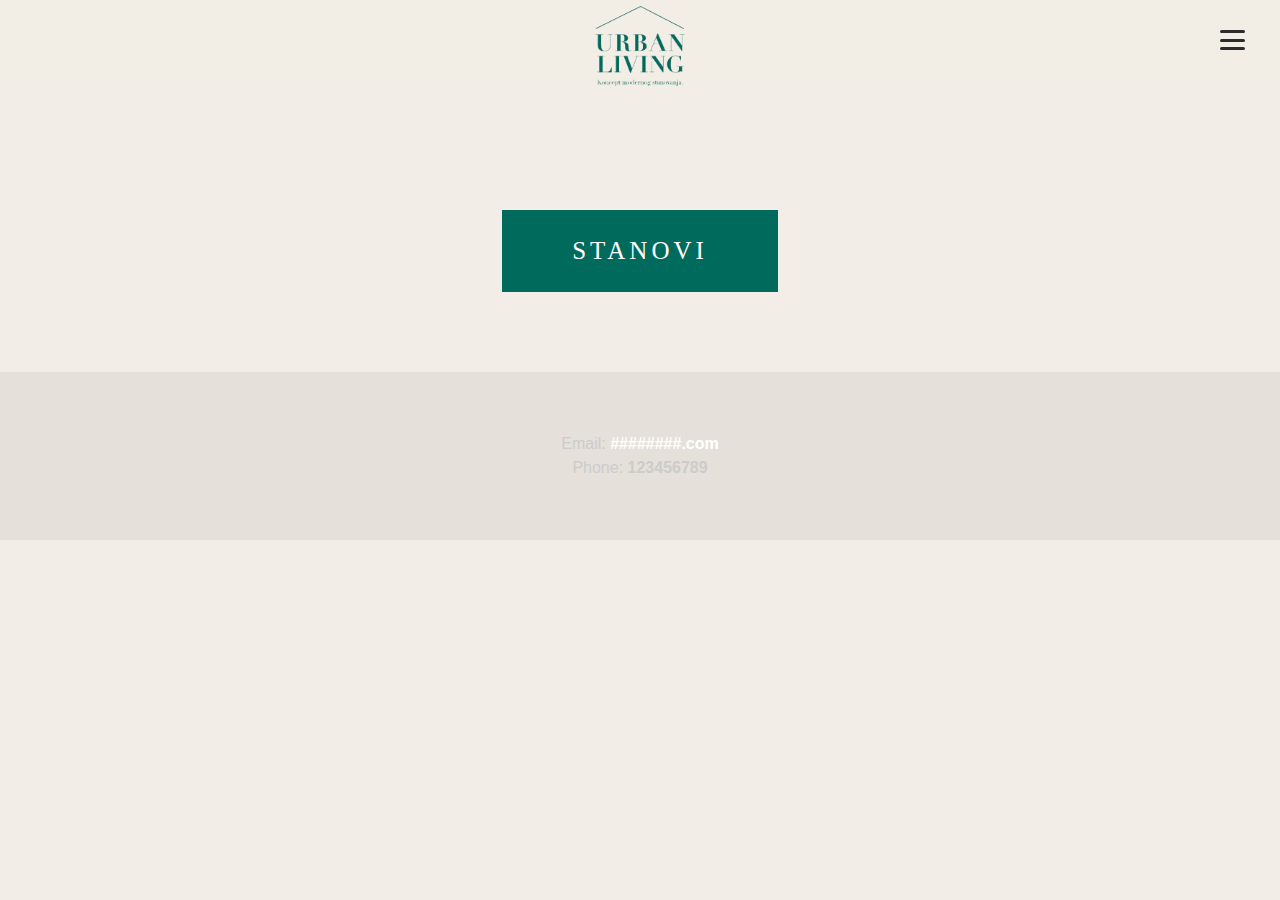
<file: Urban_Living/index.html>
<!DOCTYPE html>
<html lang="en">
<head>
<link href="https://fonts.googleapis.com/css2?family=Quicksand:wght@400;500;600;700&display=swap" rel="stylesheet">
<meta charset="UTF-8">
<meta name="viewport" content="width=device-width, initial-scale=1.0">
<title>Urban Living</title>
<link rel="stylesheet" href="style.css">
</head> 
<body id="top">

<!-- HEADER -->
<header class="header">
  <div class="logo">
    <img src="images/urbanlivinglogo.png" alt="Urban Living Logo">
  </div>

  <!-- Hamburger -->
  <div class="hamburger" id="hamburger">
    <span></span>
    <span></span>
    <span></span>
  </div>
</header>

<!-- OVERLAY MENU -->
<div class="menu-overlay" id="menuOverlay">
  <div class="close-btn" id="closeBtn">&times;</div>

  <a href="#top" class="menu-link">Main</a>
  <a href="#contactInfo" class="menu-link">Contact</a>
  <a href="https://www.instagram.com/pesicparketi" target="_blank" class="menu-link">Instagram</a>
</div>

<!-- OPTIONAL DIM BACKGROUND -->
<div id="menuDim"></div>

<!-- GALLERY SECTION -->
<section class="gallery" id="gallery">
  <!-- Images will be generated via JS -->
</section>

<!-- APARTMENTS BUTTON -->

  <div id="pageWrapper">
    <!-- All your page content here, including header, gallery, and button -->
    <a href="#" class="btn-apartments" id="openFloors">Stanovi</a>
  </div>



  

<!-- CONTACT INFO -->
<section id="contactInfo" class="contact-info">
  <p>Email: <a href="mailto:sales@sunsetresidences.com">########.com</a></p>
  <p>Phone: <strong>123456789</strong></p>
</section>


<div class="modal" id="floorModal">
  <div class="modal-content">
    <span class="close-modal" id="closeModal">&times;</span>
    <ul class="floor-list">
      <li>Prizemlje</li>
      <li>Prvi Sprat</li>
      <li>Drugi Sprat</li>
      <li>Treći Sprat</li>
      <li>Četvrti Sprat</li>
      <li>Peti Sprat</li>
    </ul>
  </div>
</div>


<script src="script.js"></script>
</body>
</html>
</file>
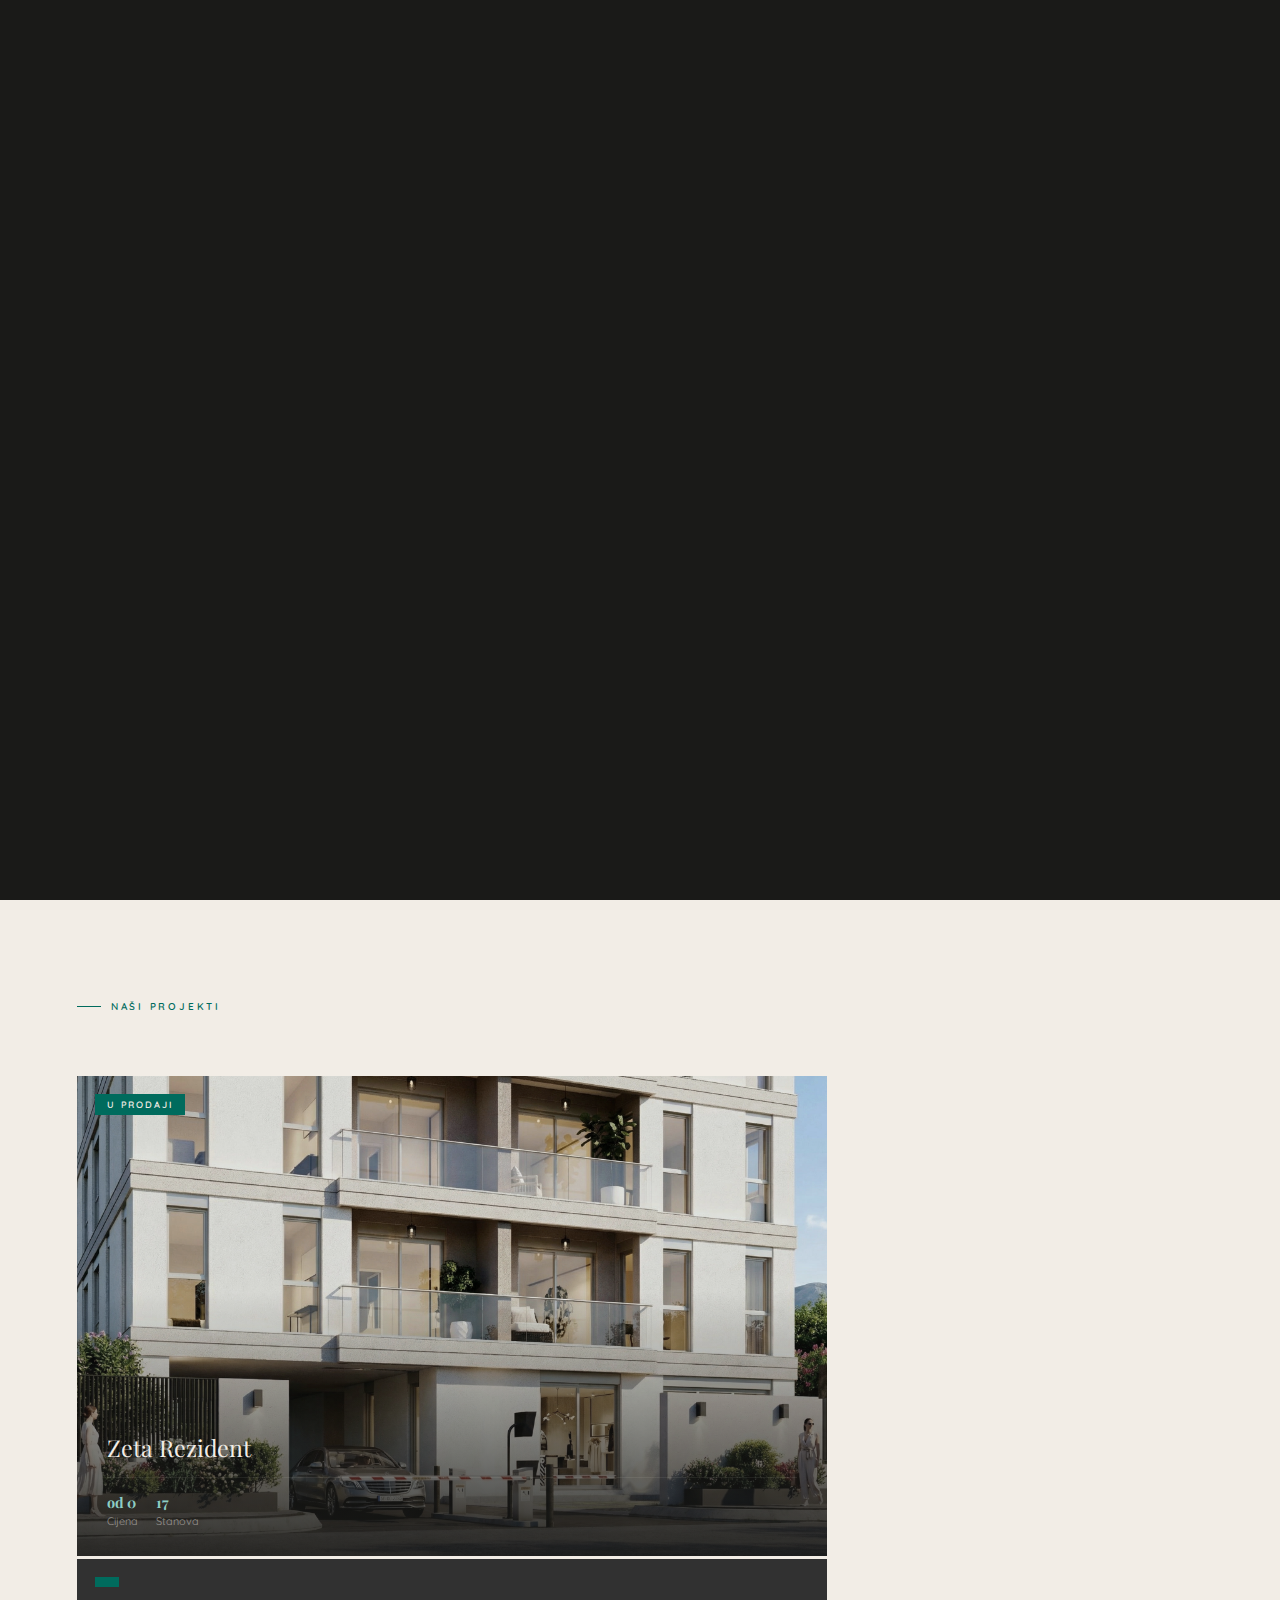
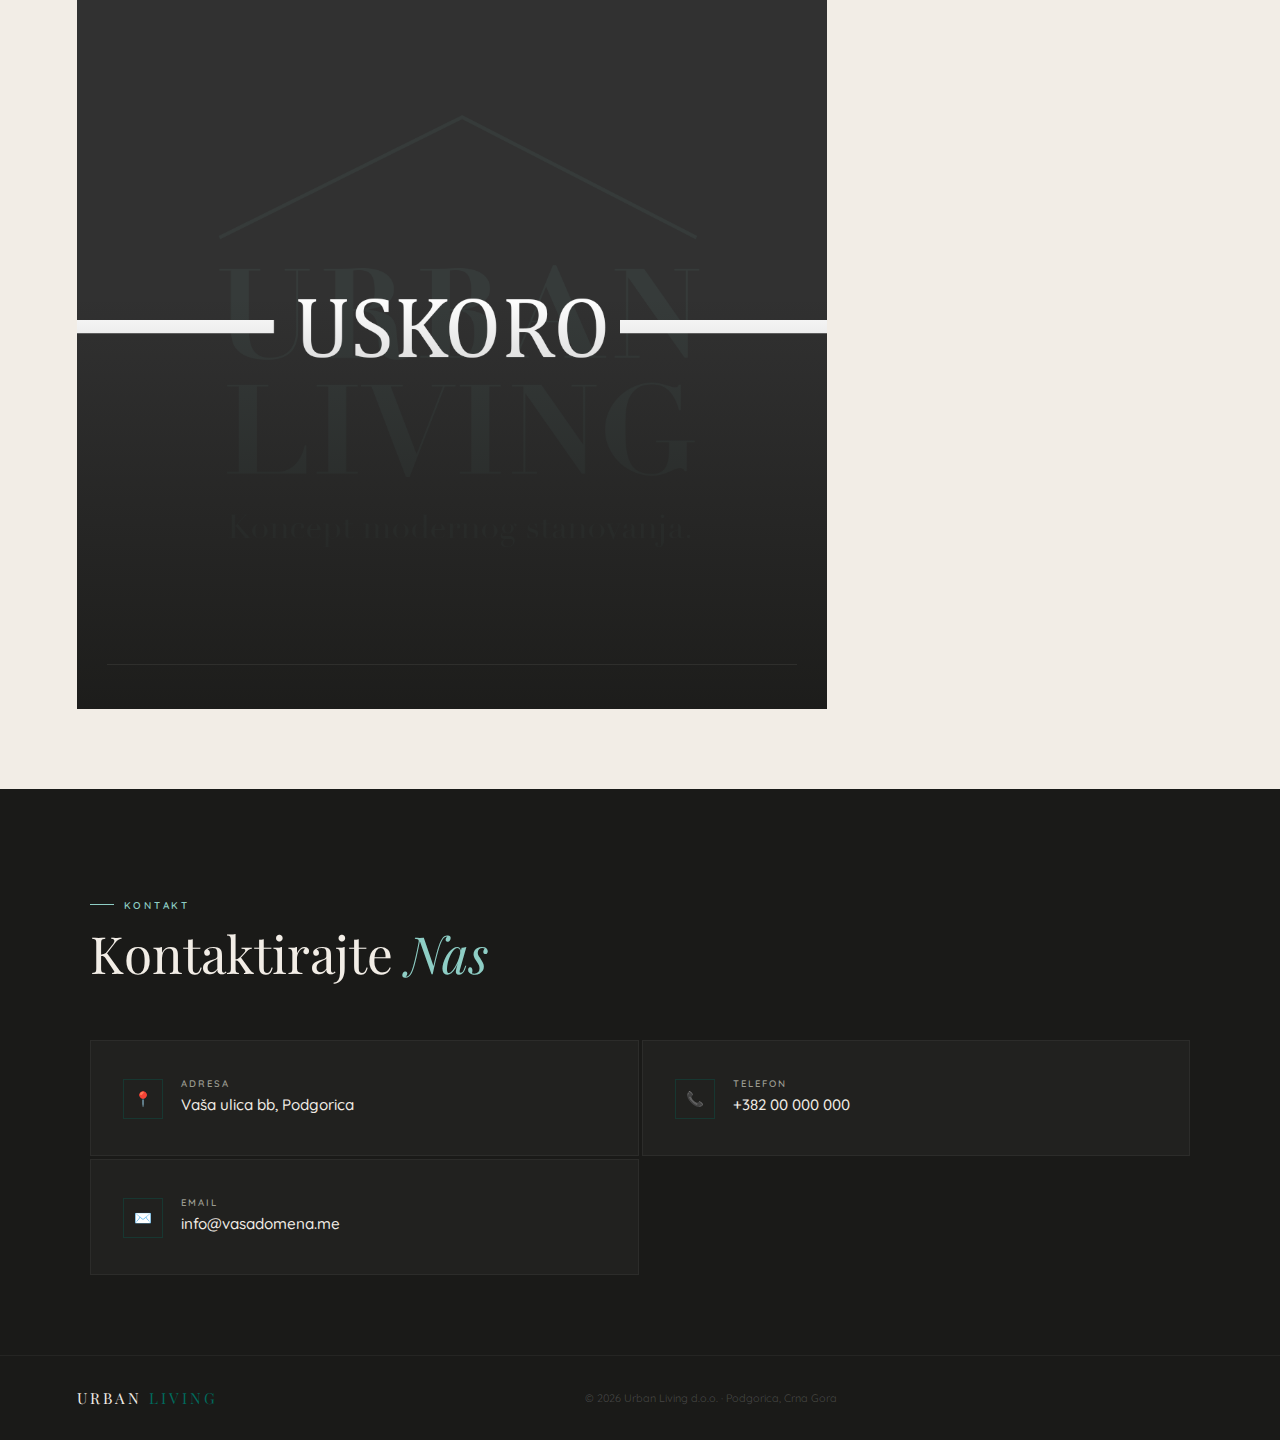
<file: Urban_LivingMain/index.html>
<!DOCTYPE html>
<html lang="en">
<head>
  <meta charset="UTF-8"/>
  <meta name="viewport" content="width=device-width, initial-scale=1.0"/>
  <title>Urban Living — Ekskluzivni Stanovi, Podgorica</title>
  <link href="https://fonts.googleapis.com/css2?family=Playfair+Display:ital,wght@0,400;0,500;0,600;1,400;1,500&family=Quicksand:wght@300;400;500;600&display=swap" rel="stylesheet"/>
  <link rel="stylesheet" href="style.css"/>
</head>
<body>

<!-- CURTAIN -->
<div class="curtain">
  <span class="curtain-text">Urban<span> Living</span></span>
</div>

<!-- NAV -->
<nav id="nav">
  <a href="#hero" class="nav-logo">Urban<span> Living</span></a>
  <!-- VAŠ EMAIL I TELEFON OVDJE -->
  <a href="mailto:info@vasadomena.me" class="nav-contact">info@vasadomena.me &nbsp;·&nbsp; +382 00 000 000</a>
</nav>

<!-- HAMBURGER (mobile) -->
<div class="hamburger" id="hamburger">
  <span></span><span></span><span></span>
</div>
<div class="mob-menu" id="mobMenu">
  <a href="#projects">Projekti</a>
  <a href="#contact">Kontakt</a>
</div>
<div class="mob-dim" id="mobDim"></div>

<!-- ═══════════════════════════════════════
     SLIDE 1 — HERO
     (pozadinska slika se mijenja u style.css -> .hero-bg)
════════════════════════════════════════ -->
<section class="slide" id="hero">
  <div class="hero-bg"></div>
  <div class="hero-content">
    <a href="#projects" class="hero-cta"><span>Pogledajte Stanove</span></a>
  </div>
  <div class="scroll-hint">
    <div class="scroll-arrow"></div>
    <span>Skrolujte</span>
  </div>
</section>

<!-- ═══════════════════════════════════════
     SLIDE 2 — PROJEKTI
     (dodajte/izmijenite kartice projekata ispod)
════════════════════════════════════════ -->
<section class="projects-slide" id="projects">
  <div class="section-head">
    <div>
      <div class="label">Naši Projekti</div>
    </div>
  </div>

  <div class="projects-grid">

    <!-- PROJEKAT 1 (veliki / featured) — klik otvara Zeta Rezident sajt -->
    <a href="Urban_Living/index.html" target="_blank" style="display:contents;">
      <div class="project-card featured">
        <img class="project-img" src="images\Projekat1.jpg" alt="Meridijan Tower"/>
        <div class="project-overlay">
          <span class="project-badge badge-sale">U Prodaji</span>
          <div class="project-name">Zeta Rezident</div>
          <div class="project-meta">
            <div class="pmeta"><strong>od 0</strong>Cijena</div>
            <div class="pmeta"><strong>17</strong>Stanova</div>
          </div>
        </div>
      </div>
    </a>

    <!-- PROJEKAT 2 -->
    <div class="project-card featured">
      <img class="project-img" src="images\Uskoro.png" alt="Meridijan Tower"/>
      <div class="project-overlay">
        <span class="project-badge badge-sale"></span>
        <div class="project-name"></div>
        <div class="project-meta">
          <div class="pmeta"><strong></strong></div>
          <div class="pmeta"><strong></strong></div>
        </div>
      </div>
    </div>

  </div>
</section>

<!-- ═══════════════════════════════════════
     SLIDE 3 — KONTAKT
     (zamijenite placeholder podatke ispod)
════════════════════════════════════════ -->
<section class="contact-slide" id="contact">
  <div class="label">Kontakt</div>
  <h2 class="sec-title">Kontaktirajte <em>Nas</em></h2>

  <div class="contact-info-block">

    <div class="contact-detail">
      <div class="cd-icon">📍</div>
      <div>
        <div class="cd-label">Adresa</div>
        <!-- VAŠA ADRESA OVDJE -->
        <div class="cd-value">Vaša ulica bb, Podgorica</div>
      </div>
    </div>

    <div class="contact-detail">
      <div class="cd-icon">📞</div>
      <div>
        <div class="cd-label">Telefon</div>
        <!-- VAŠ BROJ OVDJE -->
        <div class="cd-value"><a href="tel:+38200000000">+382 00 000 000</a></div>
      </div>
    </div>

    <div class="contact-detail">
      <div class="cd-icon">✉️</div>
      <div>
        <div class="cd-label">Email</div>
        <!-- VAŠ EMAIL OVDJE -->
        <div class="cd-value"><a href="mailto:info@vasadomena.me">info@vasadomena.me</a></div>
      </div>
    </div>

  </div>
</section>

<!-- FOOTER -->
<footer>
  <!-- NAZIV KOMPANIJE OVDJE -->
  <div class="footer-logo">Urban<span> Living</span></div>
  <!-- COPYRIGHT OVDJE -->
  <div class="footer-copy">© 2026 Urban Living d.o.o. · Podgorica, Crna Gora</div>
  <div class="footer-social">
  </div>
</footer>

<script src="script.js"></script>
</body>
</html>
</file>
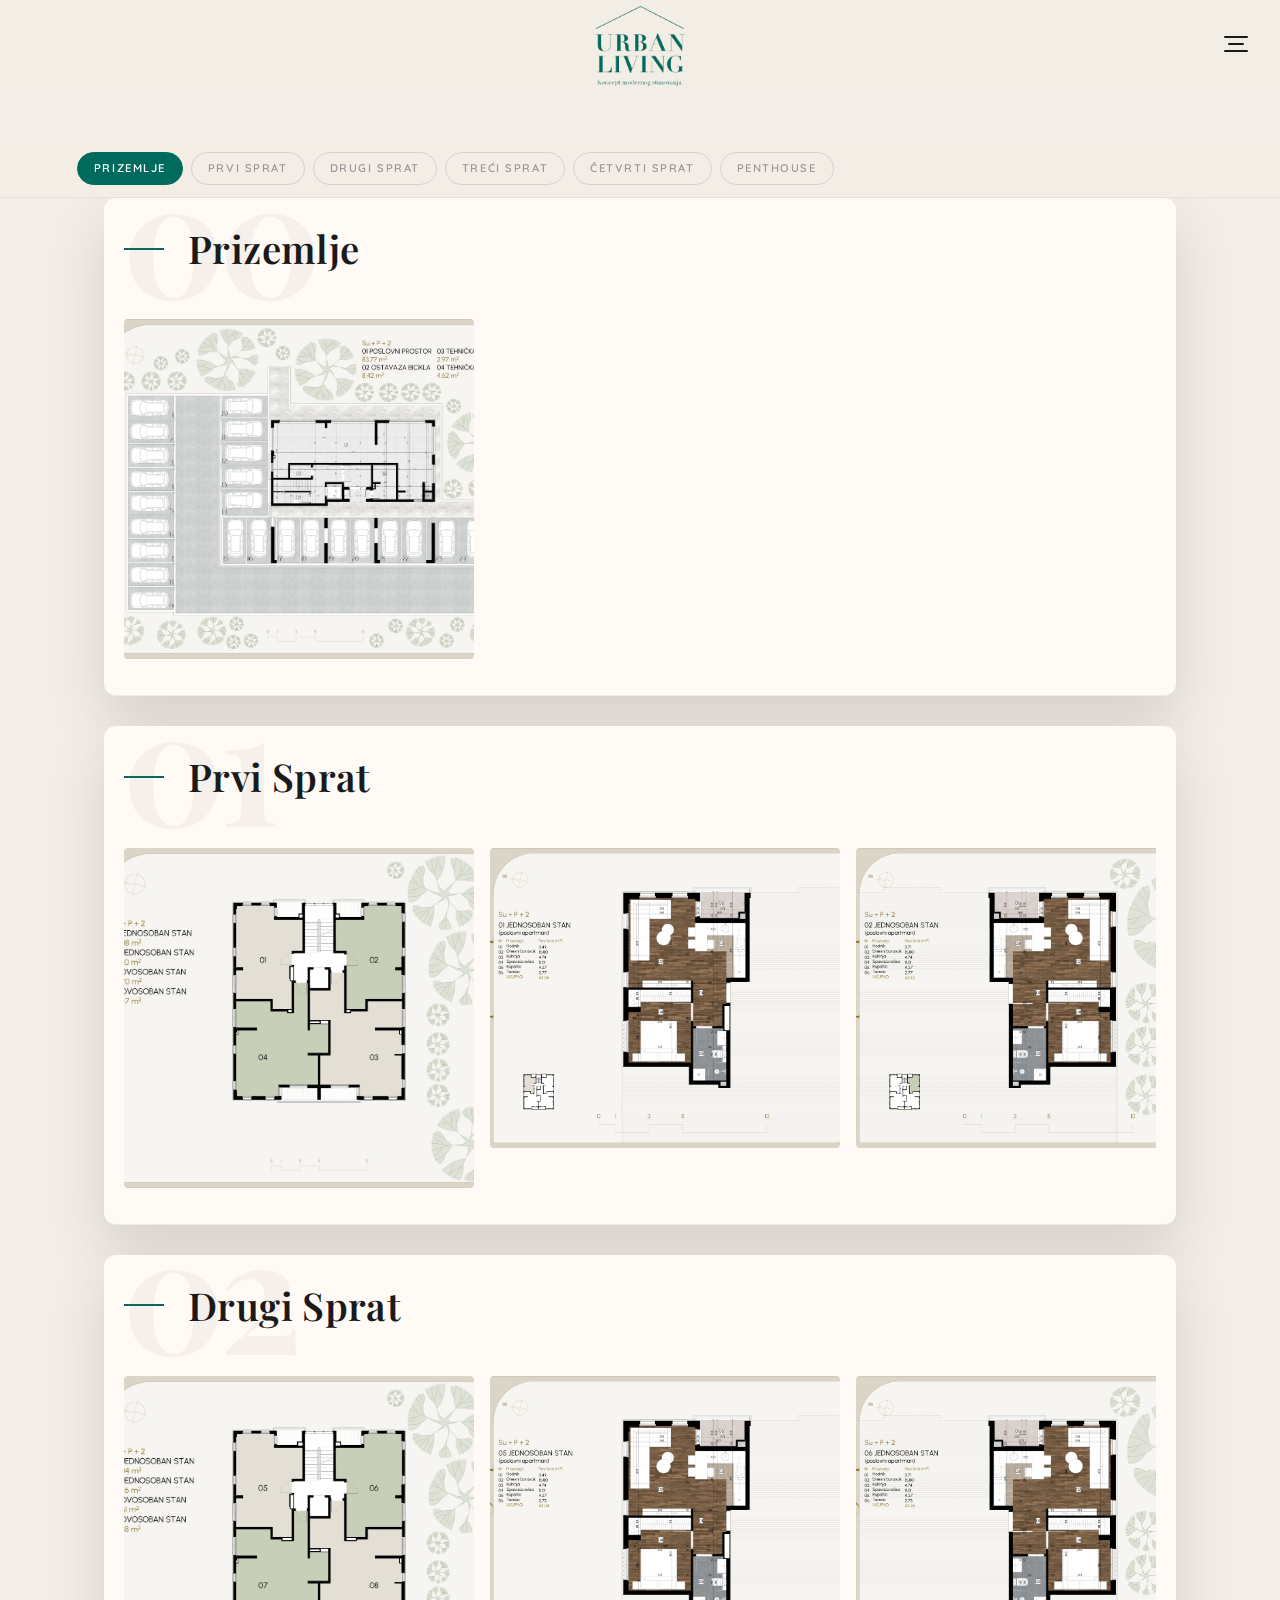
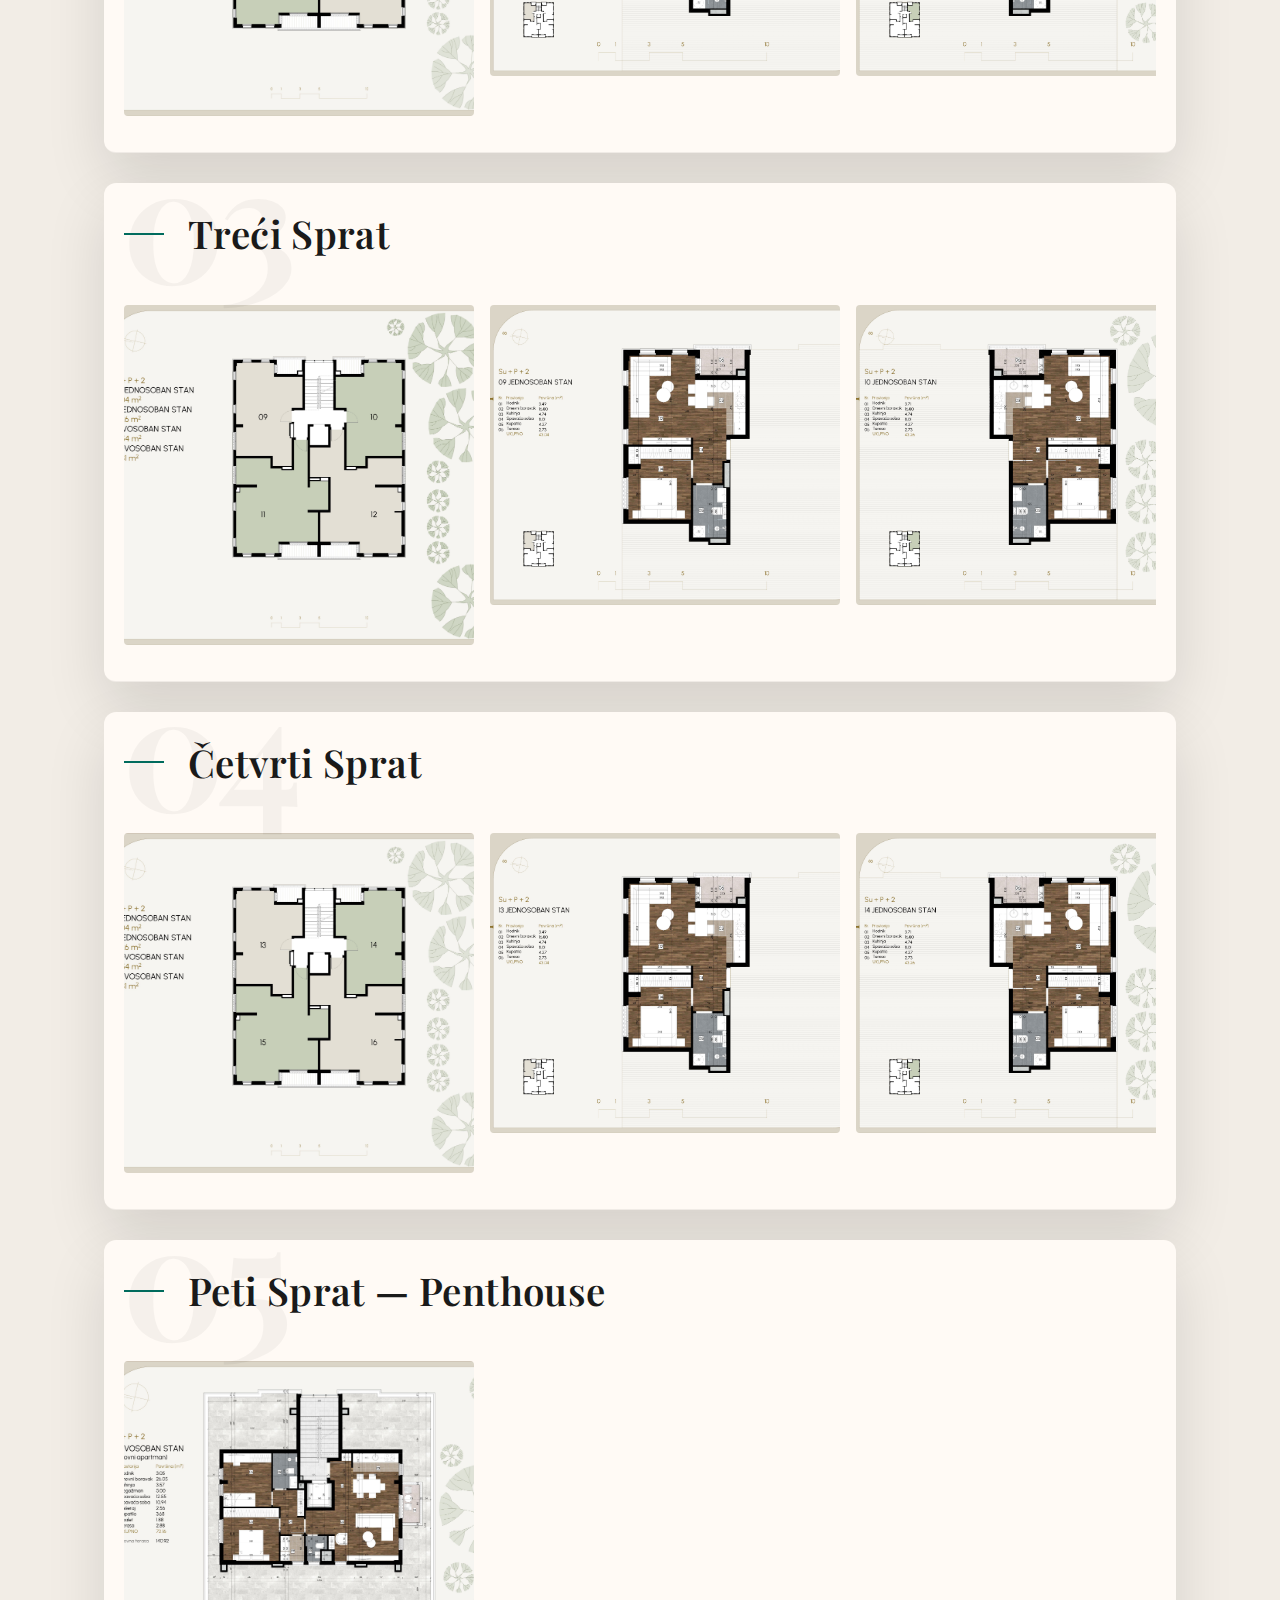
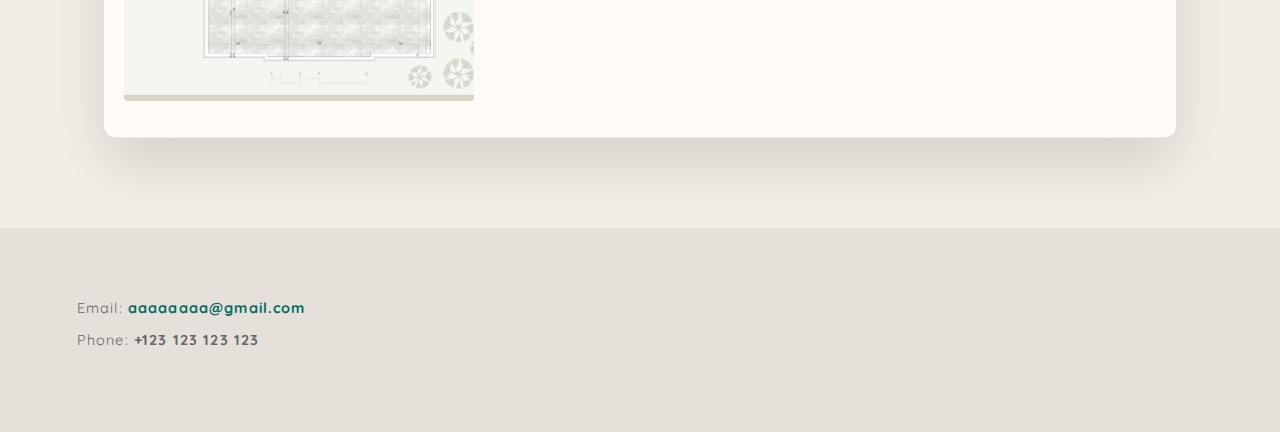
<file: Urban_Living/apartments.html>
<!DOCTYPE html>
<html lang="en">
<head>
  <meta charset="UTF-8">
  <meta name="viewport" content="width=device-width, initial-scale=1.0">
  <title>Stanovi — Urban Living</title>
  <link href="https://fonts.googleapis.com/css2?family=Quicksand:wght@400;500;600;700&family=Playfair+Display:ital,wght@0,500;0,600;0,700;1,500&display=swap" rel="stylesheet">
  <link rel="stylesheet" href="style.css">
  <style>

    :root {
      --green: #006b5d;
      --dark:  #1a1a1a;
      --cream: #f2ede6;
      --muted: #999;
    }

    /* ── HAMBURGER ── */
    .close-btn { display: none !important; }

    .hamburger {
      position: fixed;
      right: 20px; top: 20px;
      width: 48px; height: 48px;
      display: flex;
      flex-direction: column;
      justify-content: center;
      align-items: center;
      gap: 5px;
      cursor: pointer;
      z-index: 99999;
      border-radius: 50%;
      -webkit-tap-highlight-color: transparent;
      transition: background 0.3s ease;
      isolation: isolate;
    }
    .hamburger:hover, .hamburger.active:hover { background: transparent; }

    .hamburger span {
      display: block;
      height: 2px;
      border-radius: 2px;
      background: var(--dark);
      transform-origin: center;
      transition: width .35s cubic-bezier(.76,0,.24,1),
                  transform .45s cubic-bezier(.76,0,.24,1),
                  opacity .3s ease, background .3s ease;
    }
    .hamburger span:nth-child(1) { width: 24px; }
    .hamburger span:nth-child(2) { width: 16px; }
    .hamburger span:nth-child(3) { width: 24px; }
    .hamburger.active span              { background: #fff !important; }
    .hamburger.active span:nth-child(1) { width: 22px; transform: translateY(7px) rotate(45deg); }
    .hamburger.active span:nth-child(2) { width: 0; opacity: 0; }
    .hamburger.active span:nth-child(3) { width: 22px; transform: translateY(-7px) rotate(-45deg); }

    /* ── OVERLAY MENU ── */
    .menu-overlay { background: #141414 !important; padding-top: 90px !important; }
    .menu-overlay::before {
      content: 'Urban Living';
      position: absolute; top: 28px; left: 28px;
      font-family: 'Playfair Display', serif;
      font-size: .65rem; letter-spacing: .28em; text-transform: uppercase;
      color: rgba(255,255,255,.15); pointer-events: none;
    }
    .menu-overlay::after {
      content: ''; position: absolute; top: 0; left: 0;
      width: 2px; height: 0; background: var(--green);
      transition: height .55s cubic-bezier(.22,1,.36,1);
    }
    .menu-overlay.active::after { height: 100%; }

    .menu-overlay .menu-link {
      font-family: 'Quicksand', sans-serif !important;
      font-size: 1.1rem !important; font-weight: 600 !important;
      letter-spacing: .16em !important; text-transform: uppercase !important;
      color: rgba(255,255,255,.6) !important;
      padding: 18px 28px !important; position: relative;
      transition: color .3s ease !important; opacity: 0;
    }
    .menu-overlay .menu-link::after {
      content: ''; position: absolute; bottom: 12px; left: 28px;
      width: 0; height: 1px; background: var(--green); transition: width .35s ease;
    }
    .menu-overlay .menu-link:hover        { color: #fff !important; }
    .menu-overlay .menu-link:hover::after  { width: 28px; }
    .menu-overlay .menu-link.active        { color: #fff !important; }
    .menu-overlay .menu-link.active::after { width: 20px; }

    .menu-overlay.active .menu-link { animation: menuSlideIn .45s ease forwards; }
    .menu-overlay.active .menu-link:nth-child(1) { animation-delay: .05s; }
    .menu-overlay.active .menu-link:nth-child(2) { animation-delay: .12s; }
    .menu-overlay.active .menu-link:nth-child(3) { animation-delay: .19s; }
    .menu-overlay.active .menu-link:nth-child(4) { animation-delay: .26s; }
    @keyframes menuSlideIn {
      from { opacity: 0; transform: translateX(20px); }
      to   { opacity: 1; transform: translateX(0); }
    }
        body#apartments { padding-top: 50px; }

    /* ── FLOOR NAV ── */
    .floor-nav {
      position: sticky; top: 90px; z-index: 100;
      background: rgba(242,237,230,.95);
      backdrop-filter: blur(12px); -webkit-backdrop-filter: blur(12px);
      padding: 12px 6%; display: flex; gap: 8px;
      overflow-x: auto; scrollbar-width: none;
      border-bottom: 1px solid rgba(0,0,0,.06);
      margin-top: 90px; /* push below fixed header */
      animation: fadeUp .8s .15s ease both;
    }
    .floor-nav::-webkit-scrollbar { display: none; }
    .floor-nav a {
      -webkit-tap-highlight-color: transparent;
      flex: 0 0 auto; font-family: 'Quicksand', sans-serif;
      font-size: .7rem; font-weight: 600; letter-spacing: .14em;
      text-transform: uppercase; text-decoration: none;
      color: var(--muted); padding: 7px 16px;
      border: 1px solid rgba(0,0,0,.12); border-radius: 100px;
      transition: all .3s ease; white-space: nowrap;
    }
    .floor-nav a:hover, .floor-nav a.active {
      background: var(--green); border-color: var(--green); color: #fff;
    }

    /* ── FLOOR SECTIONS ── */
    .apartments-page { padding-top: 0 !important; }

    .floor {
      padding: 70px 6% 60px;
      border-bottom: 1px solid rgba(0,0,0,.06);
      position: relative;
      animation: fadeUp .7s ease both;
    }
    .floor:nth-child(1) { animation-delay: .1s; }
    .floor:nth-child(2) { animation-delay: .2s; }
    .floor:nth-child(3) { animation-delay: .3s; }
    .floor:nth-child(4) { animation-delay: .4s; }
    .floor:nth-child(5) { animation-delay: .5s; }
    .floor:nth-child(6) { animation-delay: .6s; }

    @keyframes fadeUp {
      from { opacity: 0; transform: translateY(20px); }
      to   { opacity: 1; transform: translateY(0); }
    }

    /* ── FLOOR HEADER ── */
    .floor-header { position: relative; margin-bottom: 40px; }
    .floor-number {
      position: absolute; top: 50%; left: -2px;
      transform: translateY(-60%);
      font-family: 'Playfair Display', serif;
      font-size: clamp(5rem, 15vw, 10rem);
      font-weight: 700; color: rgba(0,0,0,.04);
      line-height: 1; pointer-events: none; user-select: none;
      letter-spacing: -.04em;
    }
    .floor-header-content {
      position: relative; z-index: 1;
      display: flex; align-items: center; gap: 24px;
    }
    .floor-accent-line {
      width: 40px; height: 2px;
      background: var(--green); flex-shrink: 0;
    }
    .floor-header h2 {
      font-family: 'Playfair Display', serif !important;
      font-size: clamp(1.6rem, 3.5vw, 2.4rem) !important;
      font-weight: 600 !important; color: var(--dark) !important;
      letter-spacing: .01em !important; margin-bottom: 0 !important;
    }
    .floor-meta {
      margin-top: 10px; margin-left: 64px;
      font-family: 'Quicksand', sans-serif;
      font-size: .72rem; letter-spacing: .18em;
      text-transform: uppercase; color: var(--muted);
    }

    /* ── IMAGE GALLERY ── */
    .floor-gallery.mobile-scroll {
      display: flex !important; gap: 16px !important;
      overflow-x: auto; padding-bottom: 16px;
      scroll-snap-type: x mandatory;
      -webkit-overflow-scrolling: touch;
      cursor: grab;
    }
    .floor-gallery.mobile-scroll:active { cursor: grabbing; }
    .floor-gallery.mobile-scroll::-webkit-scrollbar { height: 3px; }
    .floor-gallery.mobile-scroll::-webkit-scrollbar-track {
      background: rgba(0,0,0,.05); border-radius: 2px;
    }
    .floor-gallery.mobile-scroll::-webkit-scrollbar-thumb {
      background: var(--green); border-radius: 2px;
    }
    .floor-gallery.mobile-scroll img {
      flex: 0 0 auto !important;
      width: clamp(260px, 38vw, 480px) !important;
      height: 300px !important;
      object-fit: cover !important;
      border-radius: 4px !important;
      scroll-snap-align: start;
      cursor: pointer;
      transition: transform .4s ease, filter .4s ease, box-shadow .4s ease !important;
    }
    .floor-gallery.mobile-scroll img:first-child {
      width: clamp(300px, 45vw, 560px) !important;
      height: 340px !important;
    }
    .floor-gallery.mobile-scroll img:hover {
      transform: scale(1.02) !important;
      filter: brightness(1.05) !important;
      box-shadow: 0 20px 50px rgba(0,0,0,.18) !important;
    }

    /* ── LIGHTBOX ── */
    .lightbox {
      position: fixed; inset: 0;
      background: rgba(10,10,10,.97);
      display: flex; justify-content: center; align-items: center;
      z-index: 9000; cursor: zoom-out;
      animation: lbIn .3s ease;
    }
    @keyframes lbIn { from { opacity:0; } to { opacity:1; } }
    .lightbox img {
      max-width: 92vw; max-height: 88vh;
      border-radius: 4px; box-shadow: 0 40px 100px rgba(0,0,0,.6);
      cursor: default;
      animation: lbImgIn .35s cubic-bezier(.22,1,.36,1);
    }
    @keyframes lbImgIn {
      from { opacity:0; transform: scale(.94); }
      to   { opacity:1; transform: scale(1); }
    }
    .lightbox-close {
      position: absolute; top: 24px; right: 28px;
      color: rgba(255,255,255,.6); font-size: 2rem;
      cursor: pointer; line-height: 1; transition: color .2s ease;
    }
    .lightbox-close:hover { color: #fff; }
    .lightbox-hint {
      position: absolute; bottom: 24px; left: 50%;
      transform: translateX(-50%);
      font-family: 'Quicksand', sans-serif; font-size: .65rem;
      letter-spacing: .18em; text-transform: uppercase;
      color: rgba(255,255,255,.3);
    }

    /* ── CONTACT ── */
    .contact-info {
      padding: 70px 6% !important;
      text-align: left !important;
    }
    .contact-info p {
      font-family: 'Quicksand', sans-serif !important;
      font-size: .9rem !important; letter-spacing: .08em;
      color: #666 !important; margin-bottom: 10px !important;
    }
    .contact-info a { color: var(--green) !important; position: relative; text-decoration: none; }
    .contact-info a::after {
      content: ''; position: absolute; bottom: -2px; left: 0;
      width: 100%; height: 1px; background: var(--green);
      transform: scaleX(0); transform-origin: right; transition: transform .4s ease;
    }
    .contact-info a:hover::after { transform: scaleX(1); transform-origin: left; }

    /* ── MOBILE ── */
    @media (max-width: 768px) {
      .floor-nav { top: 70px; padding: 10px 5%; margin-top: 70px; }
      .floor { padding: 50px 5% 40px; }
      .floor-number { font-size: clamp(4rem, 20vw, 6rem); }
      .floor-meta { margin-left: 0; margin-top: 8px; }
      .floor-gallery.mobile-scroll img { width: 78vw !important; height: 220px !important; }
      .floor-gallery.mobile-scroll img:first-child { width: 85vw !important; height: 250px !important; }
      .floor-gallery.mobile-scroll img:hover { transform: none !important; filter: none !important; box-shadow: none !important; }
      .floor-gallery.mobile-scroll img:active { transform: scale(.97) !important; transition: transform .15s ease !important; }
      .contact-info { padding: 50px 5% !important; }
    }

  </style>
</head>
<body id="apartments">

<!-- HEADER -->
<header class="header">
<span class="logo">
  <img src="images/urbanlivinglogo.png" alt="Urban Living Logo">
</span>
</header>

  <!-- HAMBURGER outside header so it's never trapped in stacking context -->
  <div class="hamburger" id="hamburger" role="button" tabindex="0" aria-label="Toggle navigation">
    <span></span><span></span><span></span>
  </div>

  <div class="menu-overlay" id="menuOverlay">
    <a href="index.html"      class="menu-link">Početna</a>
    <a href="#contactInfo"    class="menu-link">Kontakt</a>
    <a href="apartments.html" class="menu-link active">Stanovi</a>
    <a href="https://www.instagram.com/pesicparketi" target="_blank" class="menu-link">Instagram</a>
  </div>
  <div id="menuDim"></div>

  <!-- STICKY FLOOR NAV -->
  <nav class="floor-nav" id="floorNav">
    <a href="#floor1">Prizemlje</a>
    <a href="#floor2">Prvi Sprat</a>
    <a href="#floor3">Drugi Sprat</a>
    <a href="#floor4">Treći Sprat</a>
    <a href="#floor5">Četvrti Sprat</a>
    <a href="#floor6">Penthouse</a>
  </nav>

  <main class="apartments-page">

    <section class="floor" id="floor1">
      <div class="floor-header">
        <span class="floor-number">00</span>
        <div class="floor-header-content">
          <div class="floor-accent-line"></div>
          <h2>Prizemlje</h2>
        </div>
      </div>
      <div class="floor-gallery mobile-scroll">
        <img src="images/Prizemlje.jpg" alt="Prizemlje">
      </div>
    </section>

    <section class="floor" id="floor2">
      <div class="floor-header">
        <span class="floor-number">01</span>
        <div class="floor-header-content">
          <div class="floor-accent-line"></div>
          <h2>Prvi Sprat</h2>
        </div>
      </div>
      <div class="floor-gallery mobile-scroll">
        <img src="images/Grupno1.jpg" alt="Raspored sprata">
        <img src="images/S1A1.jpg"    alt="Stan 1A">
        <img src="images/S1A2.jpg"    alt="Stan 1B">
        <img src="images/S1A3.jpg"    alt="Stan 1C">
        <img src="images/S1A4.jpg"    alt="Stan 1D">
      </div>
    </section>

    <section class="floor" id="floor3">
      <div class="floor-header">
        <span class="floor-number">02</span>
        <div class="floor-header-content">
          <div class="floor-accent-line"></div>
          <h2>Drugi Sprat</h2>
        </div>
      </div>
      <div class="floor-gallery mobile-scroll">
        <img src="images/Grupno2.jpg" alt="Raspored sprata">
        <img src="images/S2A1.jpg"    alt="Stan 2A">
        <img src="images/S2A2.jpg"    alt="Stan 2B">
        <img src="images/S2A3.jpg"    alt="Stan 2C">
        <img src="images/S2A4.jpg"    alt="Stan 2D">
      </div>
    </section>

    <section class="floor" id="floor4">
      <div class="floor-header">
        <span class="floor-number">03</span>
        <div class="floor-header-content">
          <div class="floor-accent-line"></div>
          <h2>Treći Sprat</h2>
        </div>
      </div>
      <div class="floor-gallery mobile-scroll">
        <img src="images/Grupno3.jpg" alt="Raspored sprata">
        <img src="images/S3A1.jpg"    alt="Stan 3A">
        <img src="images/S3A2.jpg"    alt="Stan 3B">
        <img src="images/S3A3.jpg"    alt="Stan 3C">
        <img src="images/S3A4.jpg"    alt="Stan 3D">
      </div>
    </section>

    <section class="floor" id="floor5">
      <div class="floor-header">
        <span class="floor-number">04</span>
        <div class="floor-header-content">
          <div class="floor-accent-line"></div>
          <h2>Četvrti Sprat</h2>
        </div>
      </div>
      <div class="floor-gallery mobile-scroll">
        <img src="images/Grupno4.jpg" alt="Raspored sprata">
        <img src="images/S4A1.jpg"    alt="Stan 4A">
        <img src="images/S4A2.jpg"    alt="Stan 4B">
        <img src="images/S4A3.jpg"    alt="Stan 4C">
        <img src="images/S4A4.jpg"    alt="Stan 4D">
      </div>
    </section>

    <section class="floor" id="floor6">
      <div class="floor-header">
        <span class="floor-number">05</span>
        <div class="floor-header-content">
          <div class="floor-accent-line"></div>
          <h2>Peti Sprat — Penthouse</h2>
        </div>
      </div>
      <div class="floor-gallery mobile-scroll">
        <img src="images/Penthouse.jpg" alt="Penthouse">
      </div>
    </section>

  </main>

  <section id="contactInfo" class="contact-info">
    <p>Email: <a href="mailto:aaaaaaaa@gmail.com">aaaaaaaa@gmail.com</a></p>
    <p>Phone: <strong>+123 123 123 123</strong></p>
  </section>



  <script src="script.js"></script>
  <script>

    // ── LIGHTBOX ──
document.querySelectorAll('.floor-gallery img').forEach(img => {
  img.addEventListener('click', () => {
    // Create lightbox
    const lb = document.createElement('div');
    lb.className = 'lightbox';
    lb.innerHTML = `
      <img src="${img.src}" alt="${img.alt}">
      <span class="lightbox-hint">Kliknite bilo gdje za zatvaranje</span>
    `;
    document.body.appendChild(lb);

    // Disable page scroll
    document.body.style.overflow = 'hidden';

    // Function to close lightbox
    const close = () => {
      document.body.removeChild(lb);
      document.body.style.overflow = ''; // restore scroll
    };

    // Close lightbox when clicking anywhere
    lb.addEventListener('click', close);

    // Close lightbox when clicking the close button
    lb.querySelector('.lightbox-close').addEventListener('click', e => {
      e.stopPropagation(); // prevent outer click from firing
      close();
    });
  });
});

    // ── STICKY NAV — highlight closest floor only ──
    const navLinks      = document.querySelectorAll('.floor-nav a');
    const floorSections = document.querySelectorAll('.floor');
    const floorNav      = document.getElementById('floorNav');

    function updateActiveNav() {
      const offset = (document.querySelector('.header')?.offsetHeight || 90)
                   + (floorNav?.offsetHeight || 48) + 10;
      let best = null, bestDist = Infinity;
      floorSections.forEach(s => {
        const dist = Math.abs(s.getBoundingClientRect().top - offset);
        if (dist < bestDist) { bestDist = dist; best = s; }
      });
      if (best) {
        navLinks.forEach(a => a.classList.remove('active'));
        const a = document.querySelector(`.floor-nav a[href="#${best.id}"]`);
        if (a) {
          a.classList.add('active');
          a.scrollIntoView({ behavior: 'smooth', block: 'nearest', inline: 'center' });
        }
      }
    }
    window.addEventListener('scroll', updateActiveNav, { passive: true });
    updateActiveNav();

    // ── DRAG TO SCROLL (desktop) ──
    document.querySelectorAll('.floor-gallery.mobile-scroll').forEach(g => {
      let down = false, startX, scrollLeft;
      g.addEventListener('mousedown',  e => { down = true; startX = e.pageX - g.offsetLeft; scrollLeft = g.scrollLeft; });
      g.addEventListener('mouseleave', () => down = false);
      g.addEventListener('mouseup',    () => down = false);
      g.addEventListener('mousemove',  e => {
        if (!down) return;
        e.preventDefault();
        g.scrollLeft = scrollLeft - (e.pageX - g.offsetLeft - startX) * 1.5;
      });
    });

    // ── SMOOTH SCROLL to hash on load ──
    if (window.location.hash) {
      setTimeout(() => {
        const t = document.querySelector(window.location.hash);
        if (t) t.scrollIntoView({ behavior: 'smooth', block: 'start' });
      }, 200);
    }

    // ── KEYBOARD for hamburger ──
    document.getElementById('hamburger').addEventListener('keydown', e => {
      if (e.key === 'Enter' || e.key === ' ') { e.preventDefault(); document.getElementById('hamburger').click(); }
    });
  </script>
</body>
</html>
</file>
<file: Urban_LivingMain/style.css>
*, *::before, *::after { margin: 0; padding: 0; box-sizing: border-box; }

:root {
  --cream:    #f2ede6;
  --green:    #006b5d;
  --green-lt: #008f7c;
  --dark:     #1a1a18;
  --charcoal: #2b2b28;
  --mid:      #5a5a54;
  --muted:    #9a9a90;
  --border:   rgba(0,107,93,0.15);
}

html { scroll-behavior: smooth;}
body { font-family: 'Quicksand', sans-serif; background: var(--dark); color: var(--charcoal); overflow-x: hidden; }

/* ── CURTAIN ── */
.curtain {
  position: fixed; inset: 0; background: var(--dark); z-index: 9999;
  display: flex; align-items: center; justify-content: center;
  animation: curtainLift 0.9s 1.4s cubic-bezier(0.76,0,0.24,1) forwards;
  pointer-events: none;
}
.curtain-text {
  font-family: 'Playfair Display', serif;
  font-size: clamp(1.2rem, 4vw, 2.2rem);
  letter-spacing: 0.35em; text-transform: uppercase;
  color: var(--cream); opacity: 0;
  animation: fadeUp 0.7s 0.3s ease forwards;
}
.curtain-text span { color: var(--green); }

@keyframes curtainLift { to { transform: translateY(-100%); } }
@keyframes fadeUp { from { opacity:0; transform:translateY(18px); } to { opacity:1; transform:translateY(0); } }
@keyframes fadeIn  { from { opacity:0; } to { opacity:1; } }
@keyframes lineGrow { to { transform: scaleX(1); } }

/* ── NAV ── */
nav {
  position: fixed; top: 0; left: 0; right: 0; z-index: 800;
  height: 76px; display: flex; align-items: center;
  padding: 0 48px; justify-content: space-between;
  background: rgba(242,237,230,0.0);
  transition: background 0.4s, border-color 0.4s;
  border-bottom: 1px solid transparent;
  opacity: 0; animation: fadeIn 0.6s 1.8s ease forwards;
}
nav.scrolled {
  background: rgba(242,237,230,0.95);
  backdrop-filter: blur(14px);
  border-color: var(--border);
}
.nav-logo {
  font-family: 'Playfair Display', serif; font-size: 1.15rem;
  letter-spacing: 0.22em; text-transform: uppercase;
  color: var(--cream); text-decoration: none;
  transition: color 0.4s;
}
nav.scrolled .nav-logo { color: var(--charcoal); }
.nav-logo span { color: var(--green); }

.nav-contact {
  font-size: 0.68rem; font-weight: 600; letter-spacing: 0.16em;
  text-transform: uppercase; color: var(--cream);
  text-decoration: none; opacity: 0.7;
  transition: opacity 0.3s, color 0.4s;
}
.nav-contact:hover { opacity: 1; }
nav.scrolled .nav-contact { color: var(--mid); }
nav.scrolled .nav-contact:hover { color: var(--green); }

/* ── SLIDE 1 — HERO ── */
.slide {
  height: 100vh;
  scroll-snap-align: start;
  position: relative;
  overflow: hidden;
}

.hero-bg {
  position: absolute; inset: 0;

  /*
  ════════════════════════════════════════════════
   HERO BACKGROUND — izaberite jednu od opcija ispod
   (uklonite komentar sa željene, ostale zakomentirajte)
  ════════════════════════════════════════════════

  — OPCIJA 1 (trenutna): Moderni urbani neboder, staklena fasada —
  background:
    linear-gradient(to bottom, rgba(26,26,24,0.25) 0%, rgba(26,26,24,0.55) 55%, rgba(26,26,24,0.92) 100%),
    url('https://images.unsplash.com/photo-1486325212027-8081e485255e?w=1800&q=80') center/cover no-repeat;

  — OPCIJA 2: Luksuzna bijela zgrada, čisti moderni stil —
  background:
    linear-gradient(to bottom, rgba(26,26,24,0.25) 0%, rgba(26,26,24,0.55) 55%, rgba(26,26,24,0.92) 100%),
    url('https://images.unsplash.com/photo-1545324418-cc1a3fa10c00?w=1800&q=80') center/cover no-repeat;

  — OPCIJA 3: Moderni stambeni kompleks, topli ton —
  background:
    linear-gradient(to bottom, rgba(26,26,24,0.25) 0%, rgba(26,26,24,0.55) 55%, rgba(26,26,24,0.92) 100%),
    url('https://images.unsplash.com/photo-1580587771525-78b9dba3b914?w=1800&q=80') center/cover no-repeat;

  — OPCIJA 4: Ekskluzivna vila / rezidencija, arhitektura —
  background:
    linear-gradient(to bottom, rgba(26,26,24,0.25) 0%, rgba(26,26,24,0.55) 55%, rgba(26,26,24,0.92) 100%),
    url('https://images.unsplash.com/photo-1512917774080-9991f1c4c750?w=1800&q=80') center/cover no-repeat;

  — VAŠA SLIKA: Zamijenite URL-om vaše fotografije —
  background:
    linear-gradient(to bottom, rgba(26,26,24,0.25) 0%, rgba(26,26,24,0.55) 55%, rgba(26,26,24,0.92) 100%),
    url('VAŠA-SLIKA-OVDJE.jpg') center/cover no-repeat;
  ════════════════════════════════════════════════
  */

  background:
    linear-gradient(to bottom, rgba(26,26,24,0.25) 0%, rgba(26,26,24,0.55) 55%, rgba(26,26,24,0.92) 100%),
    url('images/background.png') center/cover no-repeat;
}

.hero-content {
  position: relative; z-index: 2;
  height: 100%; display: flex; flex-direction: column;
  align-items: center; justify-content: flex-end;
  text-align: center; padding-bottom: 90px;
}

.hero-tag {
  font-size: 0.66rem; letter-spacing: 0.3em; text-transform: uppercase;
  color: rgba(242,237,230,0.5); margin-bottom: 20px;
  opacity: 0; animation: fadeUp 0.8s 1.9s ease forwards;
}

.hero h1 {
  font-family: 'Playfair Display', serif;
  font-size: clamp(3.2rem, 7.5vw, 7rem);
  font-weight: 400; line-height: 1.06; color: var(--cream);
  opacity: 0; animation: fadeUp 0.9s 2.1s ease forwards;
}
.hero h1 em { font-style: italic; color: #8ecec5; }

.hero-line {
  width: 36px; height: 1px; background: var(--green);
  margin: 26px auto;
  transform: scaleX(0); transform-origin: left;
  animation: lineGrow 0.7s 2.65s ease forwards;
}

.hero-sub {
  font-size: 0.75rem; letter-spacing: 0.2em; text-transform: uppercase;
  color: rgba(242,237,230,0.45);
  opacity: 0; animation: fadeUp 0.8s 2.4s ease forwards;
}

.hero-cta {
  display: inline-block; margin-top: 40px;
  font-family: 'Playfair Display', serif; font-size: 0.95rem;
  letter-spacing: 0.1em; color: var(--cream);
  background: var(--green); padding: 14px 48px;
  text-decoration: none; border: 1.5px solid var(--green);
  position: relative; overflow: hidden;
  opacity: 0; animation: fadeUp 0.8s 2.85s ease forwards;
  transition: color 0.4s;
}
.hero-cta::before {
  content: ''; position: absolute; inset: 0;
  background: var(--cream); transform: translateY(101%);
  transition: transform 0.42s cubic-bezier(0.76,0,0.24,1); z-index: 0;
}
.hero-cta:hover::before { transform: translateY(0); }
.hero-cta:hover { color: var(--green); }
.hero-cta span { position: relative; z-index: 1; }

/* scroll hint */
.scroll-hint {
  position: absolute; bottom: 28px; left: 50%; transform: translateX(-50%);
  z-index: 3; display: flex; flex-direction: column; align-items: center; gap: 8px;
  opacity: 0; animation: fadeIn 1s 3.4s ease forwards;
}
.scroll-hint span {
  font-size: 0.58rem; letter-spacing: 0.25em; text-transform: uppercase;
  color: rgba(242,237,230,0.35);
}
.scroll-arrow {
  width: 1px; height: 40px; background: rgba(242,237,230,0.2);
  position: relative; overflow: hidden;
}
.scroll-arrow::after {
  content: ''; position: absolute;
  top: -100%; left: 0; width: 100%; height: 100%;
  background: var(--green);
  animation: scrollDrop 1.8s 3.4s ease infinite;
}
@keyframes scrollDrop { 0%{top:-100%} 60%{top:100%} 100%{top:100%} }

/* ── SLIDE 2 — PROJECTS ── */
.projects-slide {
  background: var(--cream);
  min-height: 100vh;
  scroll-snap-align: start;
  padding: 100px 6% 80px;
}

.section-head {
  display: flex; justify-content: space-between; align-items: flex-end;
  margin-bottom: 52px;
}

.label {
  font-size: 0.62rem; font-weight: 600; letter-spacing: 0.28em;
  text-transform: uppercase; color: var(--green);
  display: flex; align-items: center; gap: 10px; margin-bottom: 12px;
}
.label::before { content: ''; width: 24px; height: 1px; background: var(--green); }

.sec-title {
  font-family: 'Playfair Display', serif;
  font-size: clamp(2rem, 4vw, 3.2rem);
  font-weight: 400; line-height: 1.2; color: var(--charcoal);
}
.sec-title em { font-style: italic; color: var(--green); }

.contact-link {
  font-size: 0.68rem; font-weight: 600; letter-spacing: 0.16em;
  text-transform: uppercase; color: var(--green);
  text-decoration: none; display: flex; align-items: center; gap: 8px;
  transition: gap 0.3s; white-space: nowrap; padding-bottom: 4px;
}
.contact-link::after { content: '→'; }
.contact-link:hover { gap: 14px; }

.projects-grid {
  display: grid;
  grid-template-columns: repeat(3, 1fr);
  gap: 3px;
}

.project-card { position: relative; overflow: hidden; background: #111; }
.project-card.featured { grid-column: span 2; }

.project-img {
  width: 100%; height: 100%; min-height: 360px; object-fit: cover; display: block;
  filter: saturate(0.8);
  transition: transform 0.7s cubic-bezier(0.25,0.46,0.45,0.94), filter 0.5s;
}
.project-card.featured .project-img { min-height: 480px; }
.project-card:hover .project-img { transform: scale(1.06); filter: saturate(1.05); }

.project-overlay {
  position: absolute; inset: 0;
  background: linear-gradient(to top, rgba(26,26,24,0.88) 0%, transparent 55%);
  display: flex; flex-direction: column; justify-content: flex-end;
  padding: 28px 30px;
}

.project-badge {
  position: absolute; top: 18px; left: 18px;
  font-size: 0.58rem; letter-spacing: 0.2em; text-transform: uppercase;
  padding: 5px 12px; font-weight: 600;
}
.badge-sale { background: var(--green); color: var(--cream); }
.badge-ltd  { background: rgba(242,237,230,0.14); color: var(--cream); backdrop-filter: blur(6px); }
.badge-done { background: rgba(30,30,30,0.85); color: var(--muted); }

.project-name {
  font-family: 'Playfair Display', serif;
  font-size: 1.45rem; font-weight: 400; color: var(--cream);
}
.project-loc {
  font-size: 0.68rem; letter-spacing: 0.08em;
  color: rgba(242,237,230,0.42); margin-top: 4px;
}
.project-meta {
  display: flex; gap: 18px; margin-top: 14px;
  padding-top: 14px; border-top: 1px solid rgba(242,237,230,0.08);
}
.pmeta { font-size: 0.68rem; color: rgba(242,237,230,0.5); }
.pmeta strong {
  display: block; font-size: 0.9rem;
  font-family: 'Playfair Display', serif;
  color: #8ecec5; margin-bottom: 2px;
}

/* ── SLIDE 3 — CONTACT ── */
.contact-slide {
  background: var(--dark);
  padding: 110px 7% 80px;
  scroll-snap-align: start;
}
.contact-slide .label { color: #8ecec5; }
.contact-slide .label::before { background: #8ecec5; }
.contact-slide .sec-title { color: var(--cream); }
.contact-slide .sec-title em { color: #8ecec5; }

.contact-info-block {
  display: grid;
  grid-template-columns: repeat(2, 1fr);
  gap: 3px;
  margin-top: 56px;
}

.contact-detail {
  display: flex; align-items: flex-start; gap: 18px;
  background: rgba(255,255,255,0.03);
  padding: 36px 32px;
  border: 1px solid rgba(255,255,255,0.05);
  transition: background 0.3s;
}
.contact-detail:hover { background: rgba(255,255,255,0.05); }

.cd-icon {
  width: 40px; height: 40px; flex-shrink: 0;
  border: 1px solid rgba(0,107,93,0.3);
  display: flex; align-items: center; justify-content: center;
  font-size: 0.9rem; color: var(--green); margin-top: 2px;
}
.cd-label {
  font-size: 0.6rem; letter-spacing: 0.22em; text-transform: uppercase;
  color: var(--muted); margin-bottom: 5px; font-weight: 600;
}
.cd-value {
  font-size: 0.95rem; color: var(--cream); font-weight: 500; line-height: 1.5;
}
.cd-value a { color: var(--cream); text-decoration: none; transition: color 0.3s; }
.cd-value a:hover { color: #8ecec5; }

/* ── FOOTER ── */
footer {
  background: var(--dark); padding: 32px 6%;
  display: flex; align-items: center; justify-content: space-between;
  border-top: 1px solid rgba(255,255,255,0.05);
}
.footer-logo {
  font-family: 'Playfair Display', serif; font-size: 0.95rem;
  letter-spacing: 0.2em; text-transform: uppercase; color: var(--cream);
}
.footer-logo span { color: var(--green); }
.footer-copy { font-size: 0.68rem; color: rgba(255,255,255,0.2); }
.footer-social { display: flex; gap: 10px; }
.social-btn {
  width: 32px; height: 32px; border: 1px solid rgba(255,255,255,0.1);
  display: flex; align-items: center; justify-content: center;
  color: var(--muted); text-decoration: none; font-size: 0.65rem; font-weight: 600;
  transition: all 0.3s;
}
.social-btn:hover { border-color: var(--green); color: var(--green); }

/* ── HAMBURGER / MOBILE MENU ── */
.hamburger {
  display: none; position: fixed; right: 18px; top: 16px;
  width: 48px; height: 48px; z-index: 9000;
  flex-direction: column; justify-content: center; align-items: center; gap: 5px;
  cursor: pointer; -webkit-tap-highlight-color: transparent; border-radius: 50%;
}
.hamburger span {
  display: block; height: 2px; border-radius: 2px; background: var(--cream);
  transition: width .35s cubic-bezier(.76,0,.24,1), transform .45s cubic-bezier(.76,0,.24,1), opacity .3s, background .3s;
}
.hamburger.onlight span { background: var(--charcoal); }
.hamburger span:nth-child(1) { width: 24px; }
.hamburger span:nth-child(2) { width: 16px; }
.hamburger span:nth-child(3) { width: 24px; }
.hamburger.active span { background: #fff !important; }
.hamburger.active span:nth-child(1) { width: 22px; transform: translateY(7px) rotate(45deg); }
.hamburger.active span:nth-child(2) { width: 0; opacity: 0; }
.hamburger.active span:nth-child(3) { width: 22px; transform: translateY(-7px) rotate(-45deg); }

.mob-menu {
  position: fixed; top: 0; right: 0; width: 260px; height: 100%;
  background: var(--dark); z-index: 8500;
  display: flex; flex-direction: column; padding-top: 100px;
  transform: translateX(100%); opacity: 0;
  transition: transform 0.5s cubic-bezier(0.22,1,0.36,1), opacity 0.4s;
}
.mob-menu.active { transform: translateX(0); opacity: 1; }
.mob-menu::after {
  content: ''; position: absolute; top: 0; left: 0;
  width: 2px; height: 0; background: var(--green);
  transition: height 0.55s cubic-bezier(0.22,1,0.36,1);
}
.mob-menu.active::after { height: 100%; }
.mob-menu a {
  padding: 18px 32px; color: rgba(255,255,255,0.5);
  font-size: 0.8rem; letter-spacing: 0.18em; text-transform: uppercase;
  font-weight: 600; text-decoration: none; transition: color 0.3s; opacity: 0;
}
.mob-menu.active a { animation: mobSlide 0.4s ease forwards; }
.mob-menu.active a:nth-child(1) { animation-delay: 0.06s; }
.mob-menu.active a:nth-child(2) { animation-delay: 0.13s; }
.mob-menu a:hover { color: #fff; }
@keyframes mobSlide { from{opacity:0;transform:translateX(14px)}to{opacity:1;transform:translateX(0)} }

.mob-dim {
  position: fixed; inset: 0; background: rgba(0,0,0,0.5);
  z-index: 8000; display: none;
}
.mob-dim.active { display: block; }

/* ── RESPONSIVE ── */
@media (max-width: 900px) {
  nav { padding: 0 24px; }
  .nav-contact { display: none; }
  .hamburger { display: flex; }
  .projects-grid { grid-template-columns: 1fr 1fr; }
  .project-card.featured { grid-column: span 2; }
  .contact-info-block { grid-template-columns: 1fr 1fr; }
}
@media (max-width: 600px) {
  .hero h1 { font-size: 2.8rem; }
  .projects-slide { padding: 90px 4% 60px; }
  .projects-grid { grid-template-columns: 1fr; }
  .project-card.featured { grid-column: span 1; }
  .project-card.featured .project-img { min-height: 320px; }
  .section-head { flex-direction: column; align-items: flex-start; gap: 16px; }
  .contact-slide { padding: 80px 6% 60px; }
  .contact-info-block { grid-template-columns: 1fr; }
  footer { flex-direction: column; gap: 16px; text-align: center; }
}
</file>
<file: Urban_Living/style.css>
/* Reset */
* { margin:0; padding:0; box-sizing:border-box; }
body { 
  font-family: 'Helvetica Neue', sans-serif; 
  background-color: #f2ede6; 
  color: #2b2b2b; 
  line-height: 1.5;
}

/* HEADER */
.header {
  position: fixed;
  top: 0;
  left: 0;
  width: 100%;
  height: 90px;
  display: flex;
  justify-content: center;
  align-items: center;
  background: rgba(242, 237, 230, 0.9);
  backdrop-filter: blur(10px);
  z-index: 2000;
  transition: height 0.3s ease, background 0.3s ease;
}

.header.scrolled {
  height: 70px;
  background:rgba(242, 237, 230, 0.9);
}

.logo img {
  padding-top: 20px;
  height: 200px;
  width: auto;
  display: block;
  transition: height 0.3s ease;
}

.header.scrolled .logo img {
  padding-top: 10px;
  height: 120px;
}

/* HAMBURGER */
.hamburger {
  position: absolute;
  right: 30px;
  top: 25px;
  width: 35px;
  height: 30px;
  display: flex;
  flex-direction: column;
  justify-content: space-between;
  cursor: pointer;
  padding: 5px;
  z-index: 2200; /* on top of overlay */
}

.hamburger span {
  display: block;
  height: 3px;
  width: 100%;
  background: #2b2b2b; /* dark on header */
  border-radius: 2px;
  transform-origin: center;
  transition: transform 0.4s ease, opacity 0.4s ease, background 0.4s ease;
}

.hamburger.active span {
  background: #fff; /* bright on overlay */
}

.hamburger.active span:nth-child(1) {
  transform: rotate(45deg) translate(5px,5px);
}
.hamburger.active span:nth-child(2) {
  opacity: 0;
}
.hamburger.active span:nth-child(3) {
  transform: rotate(-45deg) translate(5px,-5px);
}

/* OVERLAY MENU */
.menu-overlay {
  position: fixed;
  top: 0;
  right: -260px; /* hidden */
  width: 260px;
  height: 100%;
  background: #1a1a1a;
  display: flex;
  flex-direction: column;
  padding-top: 100px;
  transition: right 0.3s ease;
  z-index: 2150;
}
@media (max-width: 768px) {
  .menu-overlay {
    width: 50%; /* 70% of screen width */
    right: -70%; /* hidden initially */
    padding-top: 80px;
  }
}

.menu-overlay.active {
  right: 0;
}

.menu-link {
  color: #eee;
  text-decoration: none;
  font-size: 1.3rem;
  padding: 18px 30px;
  transition: background 0.2s ease;
}

.menu-link:hover { background: #2a2a2a; }

/* DIM BACKGROUND */
#menuDim {
  display: none;
  position: fixed;
  top: 0; left: 0;
  width: 100%;
  height: 100%;
  background: rgba(0,0,0,0.5);
  z-index: 2140;
  transition: opacity 0.3s ease;
}

#menuDim.active {
  display: block;
  opacity: 1;
}

/* GALLERY */
.gallery {
  display: grid;
  grid-template-columns: repeat(2, 1fr);
  gap: 10px;
  padding: 20px 5%;
  margin-top: 90px; /* space for fixed header */
  position: relative;
  z-index: 1;
}

@media (max-width: 768px) {
  .gallery { grid-template-columns: 1fr; }
}

/* Gallery items */
.gallery-item {
  position: relative;
  overflow: hidden;
  border-radius: 2px;
  cursor: default;
  height: 500px;
}

.gallery-item img.day,
.gallery-item img.night {
  width: 100%;
  height: 100%;
  object-fit: cover;
  display: block;
  border-radius: 2px;
  transition: opacity 0.8s ease, transform 0.5s ease;
}

.gallery-item img.night {
  position: absolute;
  top:0; left:0;
  opacity: 0;
}

.gallery-item:hover img.day { opacity: 0; transform: scale(1.05); }
.gallery-item:hover img.night { opacity: 1; transform: scale(1.05); }

/* LIGHTBOX */
.lightbox {
  display: none;
  position: fixed;
  top:0; left:0;
  width:100%; height:100%;
  background: rgba(0,0,0,0.95);
  justify-content: center;
  align-items: center;
  z-index: 3000;
  flex-direction: column;
}

.lightbox img { max-width: 90%; max-height: 80%; border-radius: 4px; }
.lightbox .close { position: absolute; top: 20px; right: 30px; color: #eee; font-size: 2rem; cursor: pointer; }
.nav-buttons { position: absolute; width: 100%; top: 50%; display: flex; justify-content: space-between; padding: 0 40px; transform: translateY(-50%); }
.nav-buttons span { color: #eee; font-size: 3rem; cursor: pointer; user-select: none; }

/* BUTTON STANOVI */



.btn-apartments {
  display: block;
  width: fit-content;
  margin: 80px auto;

  font-family: 'Playfair Display', serif;
  font-weight: 500;
  font-size: 25px;
  letter-spacing: 4px;
  text-transform: uppercase;
  text-decoration: none;

  padding: 22px 70px;

  
  background:rgb(0, 107, 93);
  color: #ffffff; 

  transition: all 0.4s ease;
}

.btn-apartments:hover {
  background: transparent;
  color: #1c1c1c;
  transform: translateY(-2px);
}

/* MODAL BACKGROUND */
.modal {
  position: fixed;
  inset: 0;
  background: rgba(0, 0, 0, 0.45);
  backdrop-filter: blur(8px);
  display: flex;
  justify-content: center;
  align-items: center;
  opacity: 0;
  visibility: hidden;
  transition: opacity 0.3s ease;
  z-index: 4000;
}

/* When active */
.modal.active {
  opacity: 1;
  visibility: visible;
}

/* MODAL BOX */
.modal-content {
  background: #f5f1eb;
  padding: 80px 70px;
  width: 500px;
  max-width: 90%;

  border: none;
  box-shadow: 0 60px 140px rgba(0,0,0,0.25);

  transform: translateY(40px);
  transition: all 0.5s ease;
}

.modal.active .modal-content {
  transform: translateY(0);
}

/* CLOSE BUTTON */
.close-modal {
  position: absolute;
  top: 20px;
  right: 30px;
  font-size: 28px;
  cursor: pointer;
  color: #2b2b2b;
}

/* FLOOR LIST */
.floor-list {
  list-style: none;
  margin-top: 20px;
  padding: 0;
  font-family: 'Quicksand', sans-serif;
}

.floor-list li {
  padding: 18px 0;
  border-bottom: 1px solid rgba(0,0,0,0.08);
  font-size: 16px;
  letter-spacing: 2px;
  text-transform: uppercase;
  cursor: pointer;
  transition: all 0.3s ease;
}

.floor-list li:hover {
  padding-left: 15px;
  color: #000;
}

.floor-list li:active {
  transform: scale(0.98);
}


.floor-details {
  position: fixed;
  inset: 0;
  background: rgba(0,0,0,0.8);
  display: flex;
  justify-content: center;
  align-items: center;
  opacity: 0;
  visibility: hidden;
  transition: opacity 0.4s ease;
  z-index: 5000;
  padding: 20px;
}

.floor-details.active {
  opacity: 1;
  visibility: visible;
}

.floor-content {
  background: #f5f1eb;
  padding: 40px;
  max-width: 900px;
  width: 100%;
  overflow-y: auto;
}

.floor-gallery {
  display: grid;
  grid-template-columns: repeat(auto-fill,minmax(250px,1fr));
  gap: 15px;
  margin-top: 20px;
}

.floor-gallery img {
  width: 100%;
  object-fit: cover;
  height: 200px;
}



/* CONTACT INFO */
.contact-info {
  text-align: center;
  padding: 60px 10%;
  color: #ccc;
  background: rgba(0,0,0,0.05);
}

.contact-info a { color: #fff; text-decoration: none; font-weight: bold; }


.close-btn {
  position: absolute;
  top: 30px;
  right: 30px;
  font-size: 32px;
  color: #eee;
  cursor: pointer;
  transition: opacity 0.3s ease;
}

.close-btn:hover {
  opacity: 0.6;
}



@media (max-width: 768px) {

  .modal {
    align-items: flex-end; /* stick to bottom */
  }

  .modal-content {
    width: 100%;
    max-width: 100%;
    border-radius: 0;
    padding: 50px 30px;

    transform: translateY(100%);
    transition: transform 0.5s cubic-bezier(0.22, 1, 0.36, 1);
  }

  .modal.active .modal-content {
    transform: translateY(0);
  }
}


/* --------------------------- */
/* APARTMENTS PAGE STYLING     */
/* --------------------------- */

.apartments-page {
  max-width: 1200px;
  margin: 0 auto;
  padding: 120px 5% 60px 5%; /* top padding for header */
  font-family: 'Quicksand', sans-serif;
  color: #2b2b2b;
  line-height: 1.6;
}

/* Each floor section */
.apartments-page .floor {
  margin-bottom: 80px;
  padding: 40px;
  background: #fffaf5;
  border-radius: 12px;
  box-shadow: 0 25px 60px rgba(0,0,0,0.12);
  transition: transform 0.4s ease, box-shadow 0.4s ease;
}

.apartments-page .floor:hover {
  transform: translateY(-5px);
  box-shadow: 0 35px 80px rgba(0,0,0,0.15);
}

.apartments-page .floor h2 {
  font-family: 'Playfair Display', serif;
  font-weight: 700;
  font-size: 2rem;
  margin-bottom: 15px;
  color: #006b5d; /* brand accent color */
  letter-spacing: 1px;
}

.apartments-page .floor p {
  font-size: 1.05rem;
  margin-bottom: 25px;
  color: #3a3a3a;
}

/* Floor gallery */
.floor-gallery {
  display: grid;
  grid-template-columns: repeat(auto-fit, minmax(250px, 1fr));
  gap: 20px;
}

.floor-gallery img {
  width: 100%;
  height: 220px;
  object-fit: cover;
  border-radius: 10px;
  transition: transform 0.4s ease, filter 0.4s ease;
  cursor: pointer;
}

.floor-gallery img:hover {
  transform: scale(1.05);
  filter: brightness(1.05);
}

/* Smooth scroll padding fix for anchor links */
:target {
  scroll-margin-top: 120px; /* header height + spacing */
}

/* Optional: luxury hover animation for floor sections */
.apartments-page .floor::before {
  content: '';
  position: absolute;
  top: 0; left: 0;
  width: 100%; height: 100%;
  border-radius: 12px;
  pointer-events: none;
  transition: opacity 0.5s ease;
}

@media (max-width: 768px) {
  .apartments-page {
    padding: 100px 5% 40px 5%;
  }

  .apartments-page .floor {
    padding: 25px;
    margin-bottom: 50px;
  }

  .floor-gallery img {
    height: 180px;
  }
}


/* Make floor galleries scrollable horizontally */
.mobile-scroll {
  display: flex;
  overflow-x: auto;
  gap: 10px;
  padding-bottom: 10px;
}

.mobile-scroll img {
  flex: 0 0 auto;
  width: 90%;
  max-width: 350px;
  height: auto;
  border-radius: 10px;
  cursor: pointer;
}

/* Lightbox */
.lightbox {
  position: fixed;
  inset: 0;
  background: rgba(0,0,0,0.95);
  display: flex;
  justify-content: center;
  align-items: center;
  z-index: 5000;
}

.lightbox img {
  max-width: 90%;
  max-height: 90%;
  border-radius: 12px;
}

/* Ensure all floors are nicely stacked on mobile */
.apartments-page .floor {
  margin-bottom: 30px;
  padding: 20px;
  border-radius: 12px;
  background: #fffaf5;
}

/* Floor title */
.apartments-page .floor h2 {
  font-size: 1.5rem;
  margin-bottom: 8px;
  color: #006b5d;
}

/* Floor description */
.apartments-page .floor p {
  font-size: 1rem;
  margin-bottom: 10px;
  color: #3a3a3a;
}

/* Smooth scroll offset for mobile header */
:target {
  scroll-margin-top: 100px;
}
</file>
